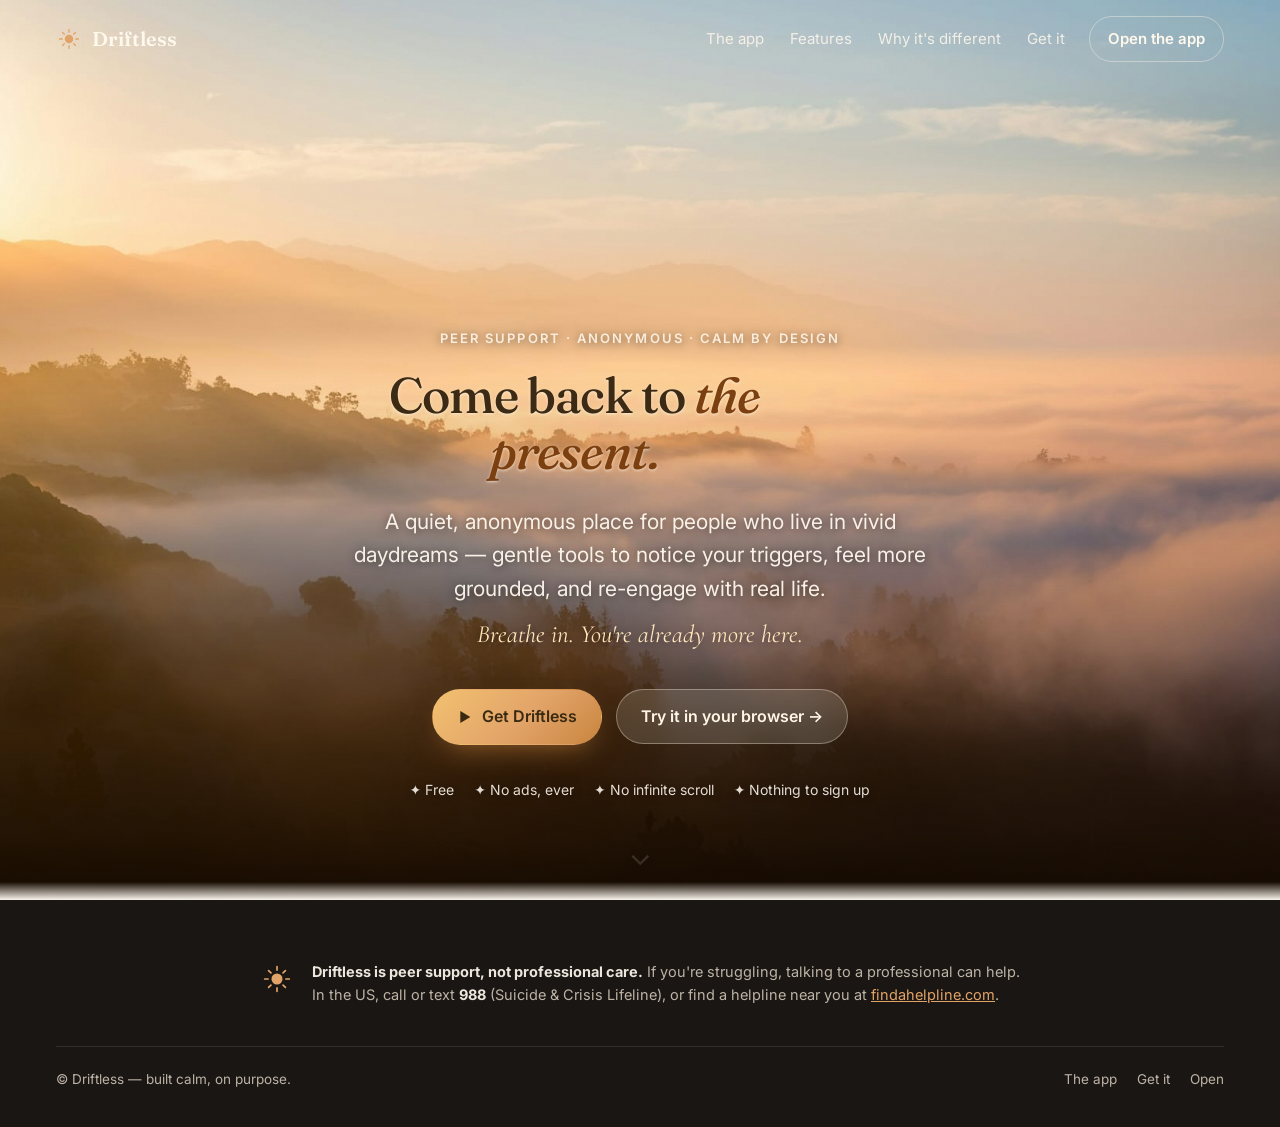
<file: index.html>
<!DOCTYPE html>
<html lang="en">
<head>
<meta charset="UTF-8" />
<meta name="viewport" content="width=device-width, initial-scale=1.0" />
<title>Driftless — come back to the present</title>
<meta name="description" content="A calm, anonymous place to feel more grounded. Gentle peer support and self-management for maladaptive daydreaming." />
<meta name="theme-color" content="#F7F3EC" />
<link rel="icon" href="./assets/icon.png" />
<link rel="apple-touch-icon" href="./assets/icon.png" />
<meta property="og:title" content="Driftless — come back to the present" />
<meta property="og:description" content="A calm, anonymous place to feel more grounded." />
<meta property="og:image" content="./assets/icon.png" />
<link rel="preconnect" href="https://fonts.googleapis.com" />
<link rel="preconnect" href="https://fonts.gstatic.com" crossorigin />
<link href="https://fonts.googleapis.com/css2?family=Fraunces:opsz,wght@9..144,400;9..144,500;9..144,600&family=Cormorant:ital,wght@1,500&family=Inter:wght@400;500;600&display=swap" rel="stylesheet" />
<link rel="stylesheet" href="./styles.css?v=16" />
</head>
<body>

<div class="motes" aria-hidden="true"><span></span><span></span><span></span><span></span><span></span><span></span></div>

<header class="nav" id="nav">
  <a class="brand" href="./index.html">
    <svg class="brand-sun" viewBox="0 0 40 40" aria-hidden="true"><use href="#sun-glyph"/></svg>
    <span>Driftless</span>
  </a>
  <nav class="nav-links">
    <a href="./app.html">The app</a>
    <a href="./features.html">Features</a>
    <a href="./why.html">Why it's different</a>
    <a href="./get.html">Get it</a>
  </nav>
  <a class="btn btn-ghost nav-cta" href="https://vasilios2007.github.io/driftless-web/" target="_blank" rel="noopener">Open the app</a>
</header>

<main id="top">
<section class="hero">
  <div class="hero-copy reveal">
    <div class="eyebrow">peer support · anonymous · calm by design</div>
    <h1>Come back to <span class="accent">the present.</span></h1>
    <p class="lede">A quiet, anonymous place for people who live in vivid daydreams — gentle tools to notice your triggers, feel more grounded, and re-engage with real life. <em class="breath">Breathe in. You're already more here.</em></p>
    <div class="cta-row">
      <a class="btn btn-primary" href="./get.html">
        <svg viewBox="0 0 24 24" class="ico" aria-hidden="true"><path d="M5 3v18l15-9z" fill="currentColor"/></svg>
        Get Driftless
      </a>
      <a class="btn btn-soft" href="https://vasilios2007.github.io/driftless-web/" target="_blank" rel="noopener">Try it in your browser →</a>
    </div>
    <div class="trust">
      <span>✦ Free</span><span>✦ No ads, ever</span><span>✦ No infinite scroll</span><span>✦ Nothing to sign up</span>
    </div>
  </div>
  <a class="scroll-cue" href="./app.html" aria-label="Explore the app">⌄</a>
</section>
</main>

<footer class="foot">
  <div class="foot-disc">
    <svg class="brand-sun" viewBox="0 0 40 40" aria-hidden="true"><use href="#sun-glyph"/></svg>
    <p><strong>Driftless is peer support, not professional care.</strong> If you're struggling, talking to a professional can help. In the US, call or text <strong>988</strong> (Suicide &amp; Crisis Lifeline), or find a helpline near you at <a href="https://findahelpline.com" target="_blank" rel="noopener">findahelpline.com</a>.</p>
  </div>
  <div class="foot-bar">
    <span>© Driftless — built calm, on purpose.</span>
    <span class="foot-links"><a href="./app.html">The app</a><a href="./get.html">Get it</a><a href="https://vasilios2007.github.io/driftless-web/" target="_blank" rel="noopener">Open</a></span>
  </div>
</footer>

<svg width="0" height="0" style="position:absolute" aria-hidden="true">
  <symbol id="sun-glyph" viewBox="0 0 40 40"><circle cx="20" cy="20" r="6.5" fill="#E2A368"/><g stroke="#E2A368" stroke-width="2" stroke-linecap="round"><line x1="20" y1="5.5" x2="20" y2="9.5"/><line x1="20" y1="30.5" x2="20" y2="34.5"/><line x1="5.5" y1="20" x2="9.5" y2="20"/><line x1="30.5" y1="20" x2="34.5" y2="20"/><line x1="10.1" y1="10.1" x2="12.9" y2="12.9"/><line x1="27.1" y1="27.1" x2="29.9" y2="29.9"/><line x1="29.9" y1="10.1" x2="27.1" y2="12.9"/><line x1="12.9" y1="27.1" x2="10.1" y2="29.9"/></g></symbol>
  <symbol id="sun-glyph-lg" viewBox="0 0 200 200"><defs><radialGradient id="c2" cx="50%" cy="46%" r="55%"><stop offset="0%" stop-color="#FFF6DE"/><stop offset="52%" stop-color="#F7C766"/><stop offset="100%" stop-color="#E89F45"/></radialGradient></defs><g id="raysLg"></g><circle cx="100" cy="100" r="46" fill="url(#c2)"/></symbol>
</svg>

<script src="./script.js?v=4"></script>
</body>
</html>
</file>
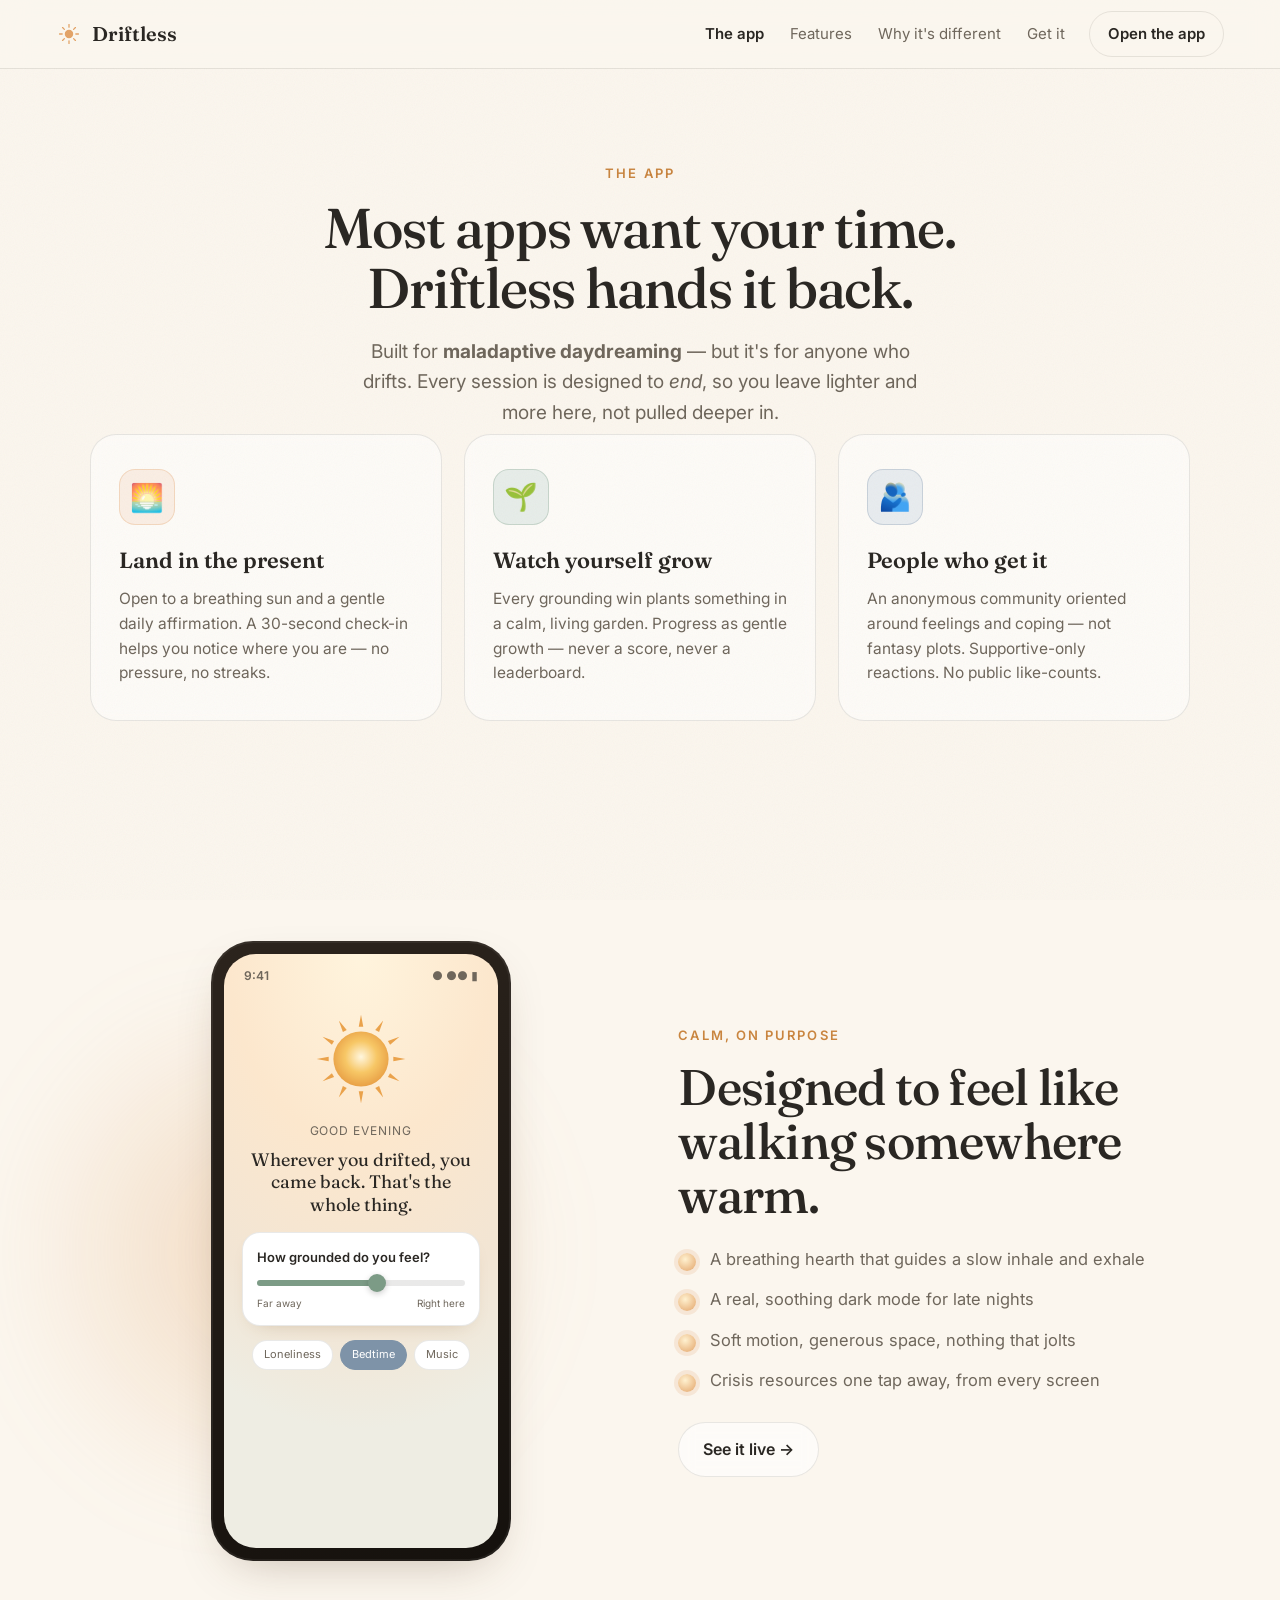
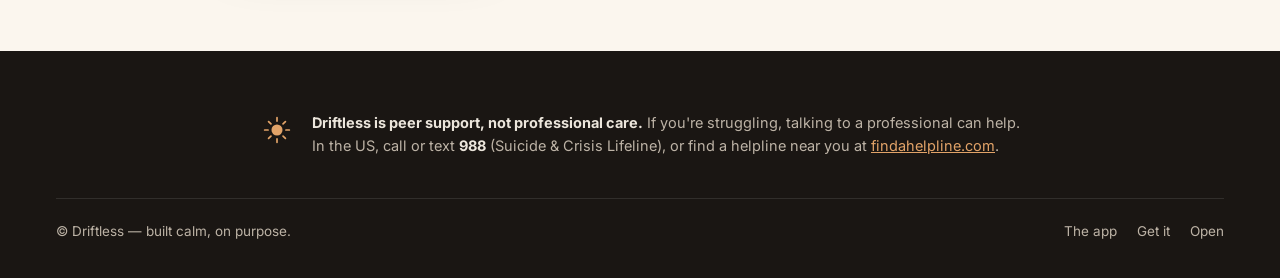
<file: app.html>
<!DOCTYPE html>
<html lang="en">
<head>
<meta charset="UTF-8" />
<meta name="viewport" content="width=device-width, initial-scale=1.0" />
<title>The app — Driftless</title>
<meta name="theme-color" content="#F7F3EC" />
<link rel="icon" href="./assets/icon.png" />
<link rel="apple-touch-icon" href="./assets/icon.png" />
<link rel="preconnect" href="https://fonts.googleapis.com" />
<link rel="preconnect" href="https://fonts.gstatic.com" crossorigin />
<link href="https://fonts.googleapis.com/css2?family=Fraunces:opsz,wght@9..144,400;9..144,500;9..144,600&family=Cormorant:ital,wght@1,500&family=Inter:wght@400;500;600&display=swap" rel="stylesheet" />
<link rel="stylesheet" href="./styles.css?v=5" />
</head>
<body>

<div class="motes" aria-hidden="true"><span></span><span></span><span></span><span></span><span></span><span></span></div>

<header class="nav solid" id="nav">
  <a class="brand" href="./index.html"><svg class="brand-sun" viewBox="0 0 40 40" aria-hidden="true"><use href="#sun-glyph"/></svg><span>Driftless</span></a>
  <nav class="nav-links">
    <a href="./app.html" class="active">The app</a>
    <a href="./features.html">Features</a>
    <a href="./why.html">Why it's different</a>
    <a href="./get.html">Get it</a>
  </nav>
  <a class="btn btn-ghost nav-cta" href="https://vasilios2007.github.io/driftless-web/" target="_blank" rel="noopener">Open the app</a>
</header>

<main class="page">
  <section class="page-head reveal">
    <p class="kicker">The app</p>
    <h1>Most apps want your time. Driftless hands it back.</h1>
    <p class="sub">Built for <strong>maladaptive daydreaming</strong> — but it's for anyone who drifts. Every session is designed to <em>end</em>, so you leave lighter and more here, not pulled deeper in.</p>
  </section>

  <section class="band" style="padding-top:0">
    <div class="pillars">
      <div class="pillar reveal">
        <div class="pillar-ico" style="--c:var(--gold)">🌅</div>
        <h3>Land in the present</h3>
        <p>Open to a breathing sun and a gentle daily affirmation. A 30-second check-in helps you notice where you are — no pressure, no streaks.</p>
      </div>
      <div class="pillar reveal">
        <div class="pillar-ico" style="--c:var(--sage)">🌱</div>
        <h3>Watch yourself grow</h3>
        <p>Every grounding win plants something in a calm, living garden. Progress as gentle growth — never a score, never a leaderboard.</p>
      </div>
      <div class="pillar reveal">
        <div class="pillar-ico" style="--c:var(--dusk)">🫂</div>
        <h3>People who get it</h3>
        <p>An anonymous community oriented around feelings and coping — not fantasy plots. Supportive-only reactions. No public like-counts.</p>
      </div>
    </div>
  </section>

  <section class="showcase">
    <div class="showcase-glow" aria-hidden="true"></div>
    <div class="phone reveal">
      <div class="phone-screen">
        <div class="status"><span>9:41</span><span>● ●● ▮</span></div>
        <div class="app">
          <svg class="app-sun" viewBox="0 0 200 200" aria-hidden="true"><use href="#sun-glyph-lg"/></svg>
          <div class="app-greet">Good evening</div>
          <div class="app-affirm">Wherever you drifted, you came back. That's the whole thing.</div>
          <div class="app-card">
            <div class="app-h">How grounded do you feel?</div>
            <div class="app-slider"><i></i></div>
            <div class="app-scale"><span>Far away</span><span>Right here</span></div>
          </div>
          <div class="app-chips"><span>Loneliness</span><span class="on">Bedtime</span><span>Music</span></div>
        </div>
      </div>
    </div>
    <div class="showcase-copy reveal">
      <p class="kicker">Calm, on purpose</p>
      <h2>Designed to feel like walking somewhere warm.</h2>
      <ul class="ticks">
        <li>A breathing hearth that guides a slow inhale and exhale</li>
        <li>A real, soothing dark mode for late nights</li>
        <li>Soft motion, generous space, nothing that jolts</li>
        <li>Crisis resources one tap away, from every screen</li>
      </ul>
      <a class="btn btn-soft" href="https://vasilios2007.github.io/driftless-web/" target="_blank" rel="noopener">See it live →</a>
    </div>
  </section>
</main>

<footer class="foot">
  <div class="foot-disc">
    <svg class="brand-sun" viewBox="0 0 40 40" aria-hidden="true"><use href="#sun-glyph"/></svg>
    <p><strong>Driftless is peer support, not professional care.</strong> If you're struggling, talking to a professional can help. In the US, call or text <strong>988</strong> (Suicide &amp; Crisis Lifeline), or find a helpline near you at <a href="https://findahelpline.com" target="_blank" rel="noopener">findahelpline.com</a>.</p>
  </div>
  <div class="foot-bar">
    <span>© Driftless — built calm, on purpose.</span>
    <span class="foot-links"><a href="./app.html">The app</a><a href="./get.html">Get it</a><a href="https://vasilios2007.github.io/driftless-web/" target="_blank" rel="noopener">Open</a></span>
  </div>
</footer>

<svg width="0" height="0" style="position:absolute" aria-hidden="true">
  <symbol id="sun-glyph" viewBox="0 0 40 40"><circle cx="20" cy="20" r="6.5" fill="#E2A368"/><g stroke="#E2A368" stroke-width="2" stroke-linecap="round"><line x1="20" y1="5.5" x2="20" y2="9.5"/><line x1="20" y1="30.5" x2="20" y2="34.5"/><line x1="5.5" y1="20" x2="9.5" y2="20"/><line x1="30.5" y1="20" x2="34.5" y2="20"/><line x1="10.1" y1="10.1" x2="12.9" y2="12.9"/><line x1="27.1" y1="27.1" x2="29.9" y2="29.9"/><line x1="29.9" y1="10.1" x2="27.1" y2="12.9"/><line x1="12.9" y1="27.1" x2="10.1" y2="29.9"/></g></symbol>
  <symbol id="sun-glyph-lg" viewBox="0 0 200 200"><defs><radialGradient id="c2" cx="50%" cy="46%" r="55%"><stop offset="0%" stop-color="#FFF6DE"/><stop offset="52%" stop-color="#F7C766"/><stop offset="100%" stop-color="#E89F45"/></radialGradient></defs><g id="raysLg"></g><circle cx="100" cy="100" r="46" fill="url(#c2)"/></symbol>
</svg>

<script src="./script.js?v=4"></script>
</body>
</html>
</file>
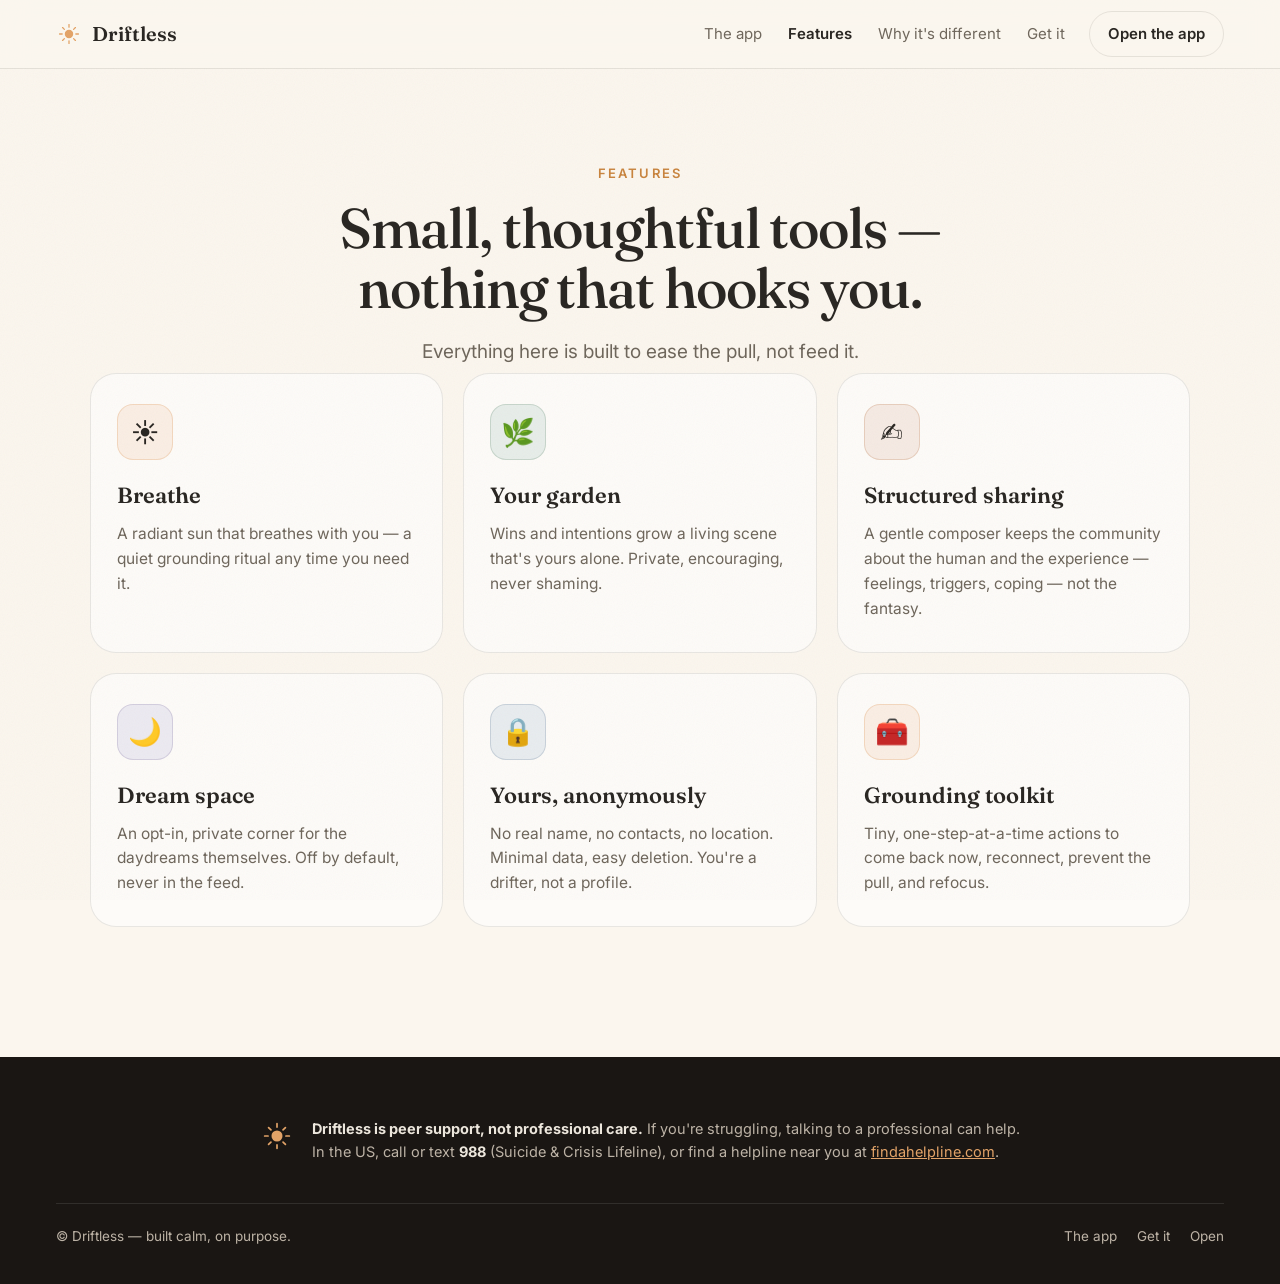
<file: features.html>
<!DOCTYPE html>
<html lang="en">
<head>
<meta charset="UTF-8" />
<meta name="viewport" content="width=device-width, initial-scale=1.0" />
<title>Features — Driftless</title>
<meta name="theme-color" content="#F7F3EC" />
<link rel="icon" href="./assets/icon.png" />
<link rel="apple-touch-icon" href="./assets/icon.png" />
<link rel="preconnect" href="https://fonts.googleapis.com" />
<link rel="preconnect" href="https://fonts.gstatic.com" crossorigin />
<link href="https://fonts.googleapis.com/css2?family=Fraunces:opsz,wght@9..144,400;9..144,500;9..144,600&family=Cormorant:ital,wght@1,500&family=Inter:wght@400;500;600&display=swap" rel="stylesheet" />
<link rel="stylesheet" href="./styles.css?v=5" />
</head>
<body>

<div class="motes" aria-hidden="true"><span></span><span></span><span></span><span></span><span></span><span></span></div>

<header class="nav solid" id="nav">
  <a class="brand" href="./index.html"><svg class="brand-sun" viewBox="0 0 40 40" aria-hidden="true"><use href="#sun-glyph"/></svg><span>Driftless</span></a>
  <nav class="nav-links">
    <a href="./app.html">The app</a>
    <a href="./features.html" class="active">Features</a>
    <a href="./why.html">Why it's different</a>
    <a href="./get.html">Get it</a>
  </nav>
  <a class="btn btn-ghost nav-cta" href="https://vasilios2007.github.io/driftless-web/" target="_blank" rel="noopener">Open the app</a>
</header>

<main class="page">
  <section class="page-head reveal">
    <p class="kicker">Features</p>
    <h1>Small, thoughtful tools — nothing that hooks you.</h1>
    <p class="sub">Everything here is built to ease the pull, not feed it.</p>
  </section>

  <section class="band" style="padding-top:0">
    <div class="grid">
      <article class="feature reveal"><div class="f-ico" style="--c:var(--gold)">☀️</div><h3>Breathe</h3><p>A radiant sun that breathes with you — a quiet grounding ritual any time you need it.</p></article>
      <article class="feature reveal"><div class="f-ico" style="--c:var(--sage)">🌿</div><h3>Your garden</h3><p>Wins and intentions grow a living scene that's yours alone. Private, encouraging, never shaming.</p></article>
      <article class="feature reveal"><div class="f-ico" style="--c:var(--clay)">✍️</div><h3>Structured sharing</h3><p>A gentle composer keeps the community about the human and the experience — feelings, triggers, coping — not the fantasy.</p></article>
      <article class="feature reveal"><div class="f-ico" style="--c:var(--lilac)">🌙</div><h3>Dream space</h3><p>An opt-in, private corner for the daydreams themselves. Off by default, never in the feed.</p></article>
      <article class="feature reveal"><div class="f-ico" style="--c:var(--dusk)">🔒</div><h3>Yours, anonymously</h3><p>No real name, no contacts, no location. Minimal data, easy deletion. You're a drifter, not a profile.</p></article>
      <article class="feature reveal"><div class="f-ico" style="--c:var(--gold)">🧰</div><h3>Grounding toolkit</h3><p>Tiny, one-step-at-a-time actions to come back now, reconnect, prevent the pull, and refocus.</p></article>
    </div>
  </section>
</main>

<footer class="foot">
  <div class="foot-disc">
    <svg class="brand-sun" viewBox="0 0 40 40" aria-hidden="true"><use href="#sun-glyph"/></svg>
    <p><strong>Driftless is peer support, not professional care.</strong> If you're struggling, talking to a professional can help. In the US, call or text <strong>988</strong> (Suicide &amp; Crisis Lifeline), or find a helpline near you at <a href="https://findahelpline.com" target="_blank" rel="noopener">findahelpline.com</a>.</p>
  </div>
  <div class="foot-bar">
    <span>© Driftless — built calm, on purpose.</span>
    <span class="foot-links"><a href="./app.html">The app</a><a href="./get.html">Get it</a><a href="https://vasilios2007.github.io/driftless-web/" target="_blank" rel="noopener">Open</a></span>
  </div>
</footer>

<svg width="0" height="0" style="position:absolute" aria-hidden="true">
  <symbol id="sun-glyph" viewBox="0 0 40 40"><circle cx="20" cy="20" r="6.5" fill="#E2A368"/><g stroke="#E2A368" stroke-width="2" stroke-linecap="round"><line x1="20" y1="5.5" x2="20" y2="9.5"/><line x1="20" y1="30.5" x2="20" y2="34.5"/><line x1="5.5" y1="20" x2="9.5" y2="20"/><line x1="30.5" y1="20" x2="34.5" y2="20"/><line x1="10.1" y1="10.1" x2="12.9" y2="12.9"/><line x1="27.1" y1="27.1" x2="29.9" y2="29.9"/><line x1="29.9" y1="10.1" x2="27.1" y2="12.9"/><line x1="12.9" y1="27.1" x2="10.1" y2="29.9"/></g></symbol>
</svg>

<script src="./script.js?v=4"></script>
</body>
</html>
</file>
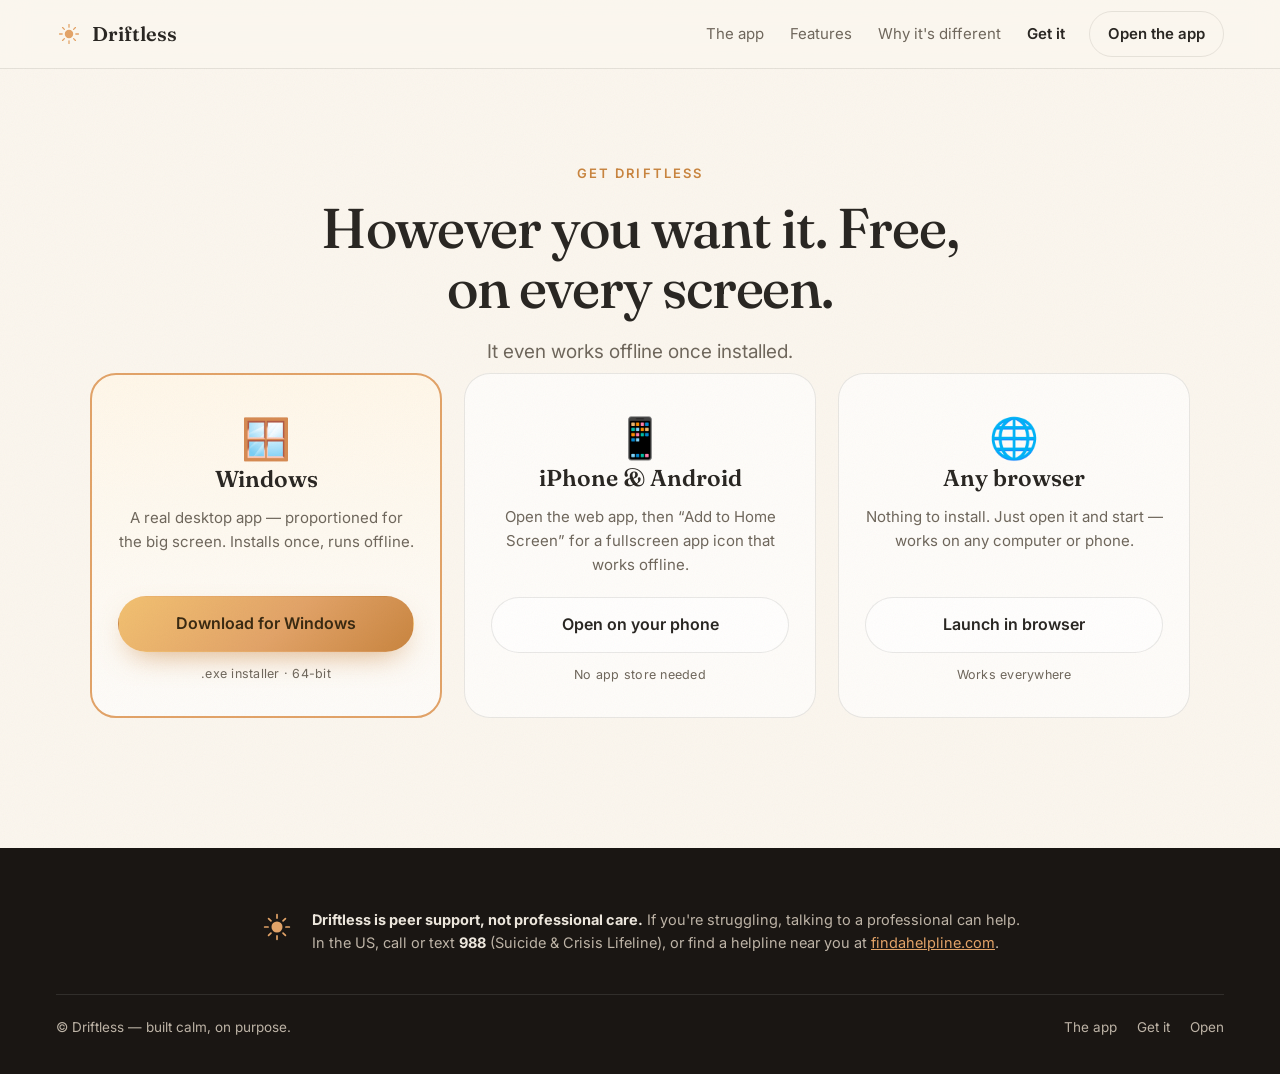
<file: get.html>
<!DOCTYPE html>
<html lang="en">
<head>
<meta charset="UTF-8" />
<meta name="viewport" content="width=device-width, initial-scale=1.0" />
<title>Get it — Driftless</title>
<meta name="theme-color" content="#F7F3EC" />
<link rel="icon" href="./assets/icon.png" />
<link rel="apple-touch-icon" href="./assets/icon.png" />
<link rel="preconnect" href="https://fonts.googleapis.com" />
<link rel="preconnect" href="https://fonts.gstatic.com" crossorigin />
<link href="https://fonts.googleapis.com/css2?family=Fraunces:opsz,wght@9..144,400;9..144,500;9..144,600&family=Cormorant:ital,wght@1,500&family=Inter:wght@400;500;600&display=swap" rel="stylesheet" />
<link rel="stylesheet" href="./styles.css?v=5" />
</head>
<body>

<div class="motes" aria-hidden="true"><span></span><span></span><span></span><span></span><span></span><span></span></div>

<header class="nav solid" id="nav">
  <a class="brand" href="./index.html"><svg class="brand-sun" viewBox="0 0 40 40" aria-hidden="true"><use href="#sun-glyph"/></svg><span>Driftless</span></a>
  <nav class="nav-links">
    <a href="./app.html">The app</a>
    <a href="./features.html">Features</a>
    <a href="./why.html">Why it's different</a>
    <a href="./get.html" class="active">Get it</a>
  </nav>
  <a class="btn btn-ghost nav-cta" href="https://vasilios2007.github.io/driftless-web/" target="_blank" rel="noopener">Open the app</a>
</header>

<main class="page">
  <section class="page-head reveal">
    <p class="kicker">Get Driftless</p>
    <h1>However you want it. Free, on every screen.</h1>
    <p class="sub">It even works offline once installed.</p>
  </section>

  <section class="band" style="padding-top:0">
    <div class="platforms">
      <article class="plat featured reveal">
        <div class="plat-os">🪟</div>
        <h3>Windows</h3>
        <p>A real desktop app — proportioned for the big screen. Installs once, runs offline.</p>
        <a class="btn btn-primary full" id="winDownload" href="https://github.com/Vasilios2007/driftless-web/releases/latest" target="_blank" rel="noopener">Download for Windows</a>
        <span class="plat-note" id="winNote">.exe installer · 64-bit</span>
      </article>
      <article class="plat reveal">
        <div class="plat-os">📱</div>
        <h3>iPhone &amp; Android</h3>
        <p>Open the web app, then “Add to Home Screen” for a fullscreen app icon that works offline.</p>
        <a class="btn btn-soft full" href="https://vasilios2007.github.io/driftless-web/" target="_blank" rel="noopener">Open on your phone</a>
        <span class="plat-note">No app store needed</span>
      </article>
      <article class="plat reveal">
        <div class="plat-os">🌐</div>
        <h3>Any browser</h3>
        <p>Nothing to install. Just open it and start — works on any computer or phone.</p>
        <a class="btn btn-soft full" href="https://vasilios2007.github.io/driftless-web/" target="_blank" rel="noopener">Launch in browser</a>
        <span class="plat-note">Works everywhere</span>
      </article>
    </div>
  </section>
</main>

<footer class="foot">
  <div class="foot-disc">
    <svg class="brand-sun" viewBox="0 0 40 40" aria-hidden="true"><use href="#sun-glyph"/></svg>
    <p><strong>Driftless is peer support, not professional care.</strong> If you're struggling, talking to a professional can help. In the US, call or text <strong>988</strong> (Suicide &amp; Crisis Lifeline), or find a helpline near you at <a href="https://findahelpline.com" target="_blank" rel="noopener">findahelpline.com</a>.</p>
  </div>
  <div class="foot-bar">
    <span>© Driftless — built calm, on purpose.</span>
    <span class="foot-links"><a href="./app.html">The app</a><a href="./get.html">Get it</a><a href="https://vasilios2007.github.io/driftless-web/" target="_blank" rel="noopener">Open</a></span>
  </div>
</footer>

<svg width="0" height="0" style="position:absolute" aria-hidden="true">
  <symbol id="sun-glyph" viewBox="0 0 40 40"><circle cx="20" cy="20" r="6.5" fill="#E2A368"/><g stroke="#E2A368" stroke-width="2" stroke-linecap="round"><line x1="20" y1="5.5" x2="20" y2="9.5"/><line x1="20" y1="30.5" x2="20" y2="34.5"/><line x1="5.5" y1="20" x2="9.5" y2="20"/><line x1="30.5" y1="20" x2="34.5" y2="20"/><line x1="10.1" y1="10.1" x2="12.9" y2="12.9"/><line x1="27.1" y1="27.1" x2="29.9" y2="29.9"/><line x1="29.9" y1="10.1" x2="27.1" y2="12.9"/><line x1="12.9" y1="27.1" x2="10.1" y2="29.9"/></g></symbol>
</svg>

<script src="./script.js?v=4"></script>
</body>
</html>
</file>
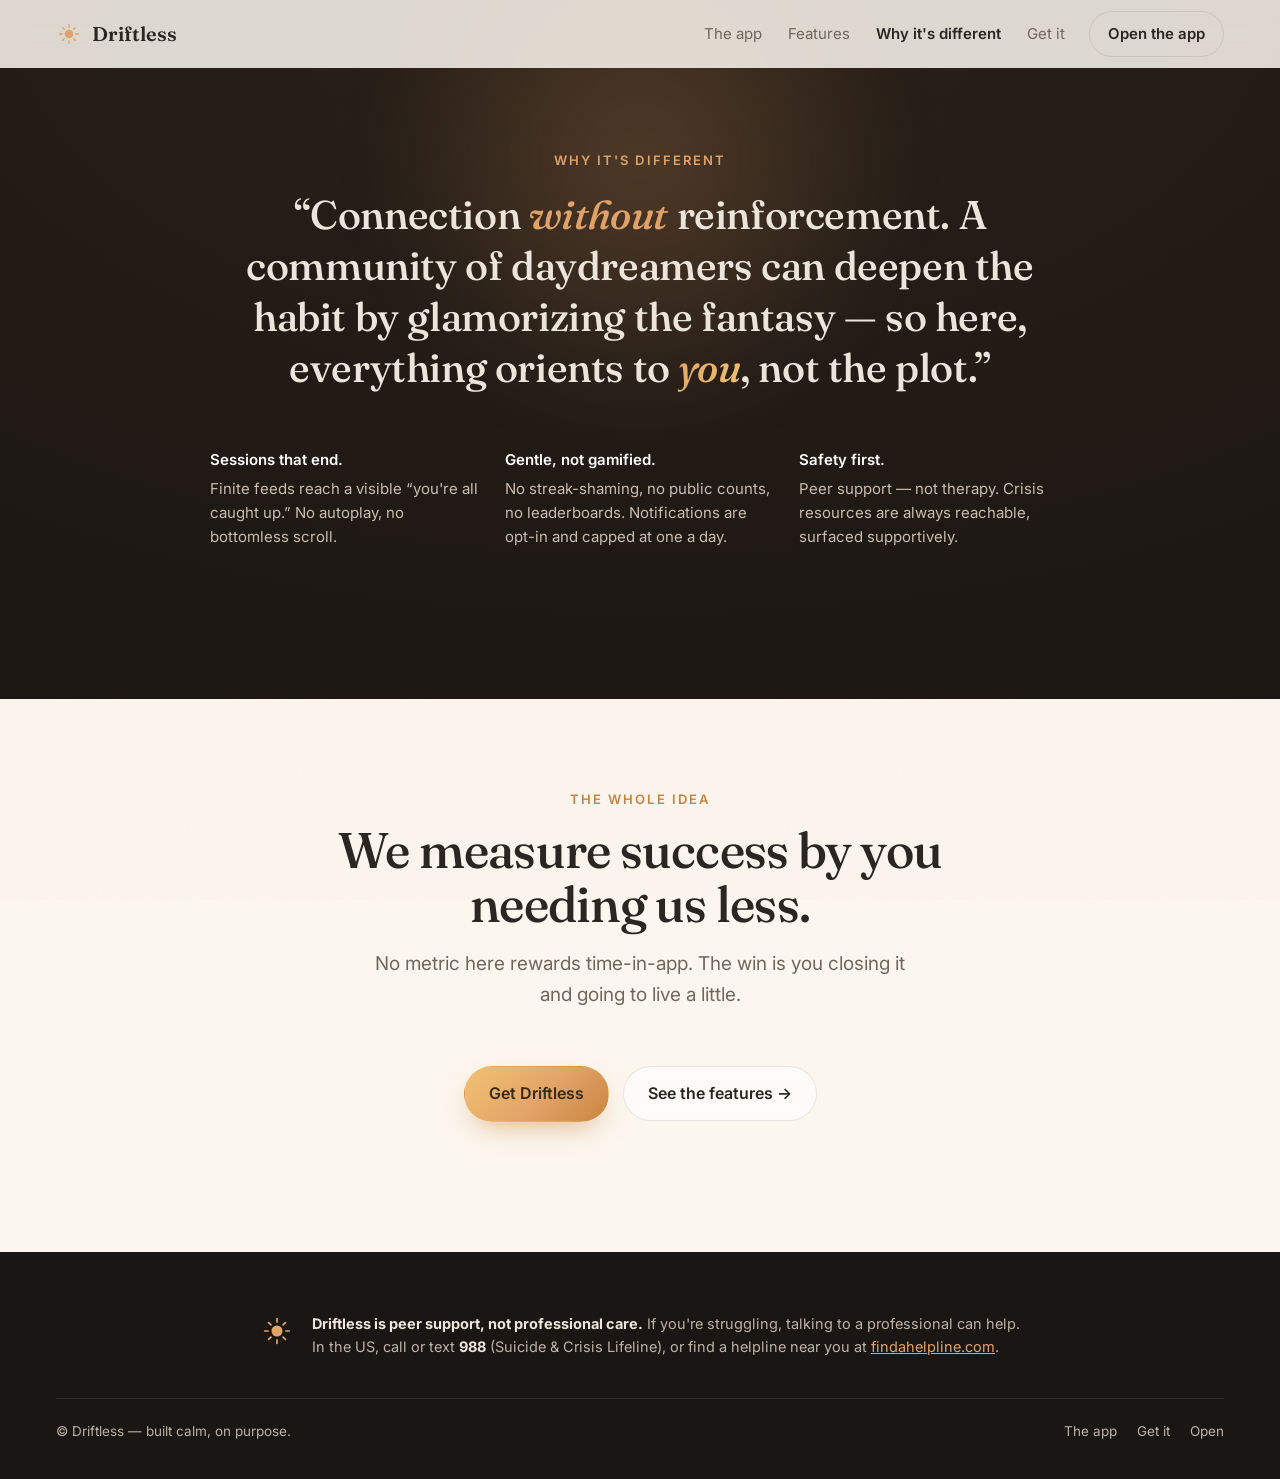
<file: why.html>
<!DOCTYPE html>
<html lang="en">
<head>
<meta charset="UTF-8" />
<meta name="viewport" content="width=device-width, initial-scale=1.0" />
<title>Why it's different — Driftless</title>
<meta name="theme-color" content="#F7F3EC" />
<link rel="icon" href="./assets/icon.png" />
<link rel="apple-touch-icon" href="./assets/icon.png" />
<link rel="preconnect" href="https://fonts.googleapis.com" />
<link rel="preconnect" href="https://fonts.gstatic.com" crossorigin />
<link href="https://fonts.googleapis.com/css2?family=Fraunces:opsz,wght@9..144,400;9..144,500;9..144,600&family=Cormorant:ital,wght@1,500&family=Inter:wght@400;500;600&display=swap" rel="stylesheet" />
<link rel="stylesheet" href="./styles.css?v=5" />
</head>
<body>

<div class="motes" aria-hidden="true"><span></span><span></span><span></span><span></span><span></span><span></span></div>

<header class="nav solid" id="nav">
  <a class="brand" href="./index.html"><svg class="brand-sun" viewBox="0 0 40 40" aria-hidden="true"><use href="#sun-glyph"/></svg><span>Driftless</span></a>
  <nav class="nav-links">
    <a href="./app.html">The app</a>
    <a href="./features.html">Features</a>
    <a href="./why.html" class="active">Why it's different</a>
    <a href="./get.html">Get it</a>
  </nav>
  <a class="btn btn-ghost nav-cta" href="https://vasilios2007.github.io/driftless-web/" target="_blank" rel="noopener">Open the app</a>
</header>

<main class="page nopad">
  <section class="creed">
    <div class="creed-inner reveal">
      <p class="kicker light">Why it's different</p>
      <blockquote>“Connection <em>without</em> reinforcement. A community of daydreamers can deepen the habit by glamorizing the fantasy — so here, everything orients to <span class="hl">you</span>, not the plot.”</blockquote>
      <div class="creed-points">
        <div><strong>Sessions that end.</strong> Finite feeds reach a visible “you're all caught up.” No autoplay, no bottomless scroll.</div>
        <div><strong>Gentle, not gamified.</strong> No streak-shaming, no public counts, no leaderboards. Notifications are opt-in and capped at one a day.</div>
        <div><strong>Safety first.</strong> Peer support — not therapy. Crisis resources are always reachable, surfaced supportively.</div>
      </div>
    </div>
  </section>

  <section class="band" style="padding-top:clamp(56px,8vw,90px)">
    <div class="section-head reveal">
      <p class="kicker">The whole idea</p>
      <h2>We measure success by you needing us less.</h2>
      <p class="sub">No metric here rewards time-in-app. The win is you closing it and going to live a little.</p>
    </div>
    <div class="cta-row" style="justify-content:center">
      <a class="btn btn-primary" href="./get.html">Get Driftless</a>
      <a class="btn btn-soft" href="./features.html">See the features →</a>
    </div>
  </section>
</main>

<footer class="foot">
  <div class="foot-disc">
    <svg class="brand-sun" viewBox="0 0 40 40" aria-hidden="true"><use href="#sun-glyph"/></svg>
    <p><strong>Driftless is peer support, not professional care.</strong> If you're struggling, talking to a professional can help. In the US, call or text <strong>988</strong> (Suicide &amp; Crisis Lifeline), or find a helpline near you at <a href="https://findahelpline.com" target="_blank" rel="noopener">findahelpline.com</a>.</p>
  </div>
  <div class="foot-bar">
    <span>© Driftless — built calm, on purpose.</span>
    <span class="foot-links"><a href="./app.html">The app</a><a href="./get.html">Get it</a><a href="https://vasilios2007.github.io/driftless-web/" target="_blank" rel="noopener">Open</a></span>
  </div>
</footer>

<svg width="0" height="0" style="position:absolute" aria-hidden="true">
  <symbol id="sun-glyph" viewBox="0 0 40 40"><circle cx="20" cy="20" r="6.5" fill="#E2A368"/><g stroke="#E2A368" stroke-width="2" stroke-linecap="round"><line x1="20" y1="5.5" x2="20" y2="9.5"/><line x1="20" y1="30.5" x2="20" y2="34.5"/><line x1="5.5" y1="20" x2="9.5" y2="20"/><line x1="30.5" y1="20" x2="34.5" y2="20"/><line x1="10.1" y1="10.1" x2="12.9" y2="12.9"/><line x1="27.1" y1="27.1" x2="29.9" y2="29.9"/><line x1="29.9" y1="10.1" x2="27.1" y2="12.9"/><line x1="12.9" y1="27.1" x2="10.1" y2="29.9"/></g></symbol>
</svg>

<script src="./script.js?v=4"></script>
</body>
</html>
</file>
<file: styles.css>
/* ============ Driftless landing — warm, premium, calm-but-striking ============ */
:root{
  --paper:#FBF6EE; --cream:#F6EDDD; --ink:#2A2723; --ink-soft:#6F675C;
  --gold:#E2A368; --gold-deep:#C9853F; --sage:#7C9B86; --clay:#C68A63;
  --lilac:#978BB0; --dusk:#7E93A8; --candle:#1A1613; --candle-2:#241E19;
  --line:rgba(42,39,35,.10);
  --shadow:0 18px 50px -22px rgba(80,55,25,.35);
  --r:18px; --rl:26px;
  --display:"Fraunces",Georgia,serif; --body:"Inter",system-ui,sans-serif;
}
*{box-sizing:border-box;margin:0;padding:0}
html{scroll-behavior:smooth}
body{
  font-family:var(--body); color:var(--ink); background:var(--paper);
  -webkit-font-smoothing:antialiased; overflow-x:hidden; line-height:1.6;
}
a{color:inherit;text-decoration:none}
img,svg{display:block}
section{position:relative}

/* ---------- buttons ---------- */
.btn{display:inline-flex;align-items:center;gap:9px;font-family:var(--body);font-weight:600;
  font-size:16px;padding:14px 24px;border-radius:999px;cursor:pointer;border:1px solid transparent;
  transition:transform .25s cubic-bezier(.2,.8,.2,1),box-shadow .25s,background .25s,color .2s;white-space:nowrap}
.btn:hover{transform:translateY(-2px)}
.btn:active{transform:translateY(0)}
.btn-primary{background:linear-gradient(135deg,#F2C171,var(--gold) 55%,var(--gold-deep));color:#3a2a12;
  box-shadow:0 12px 30px -12px rgba(201,133,63,.7)}
.btn-primary:hover{box-shadow:0 18px 38px -12px rgba(201,133,63,.85)}
.btn-soft{background:rgba(255,255,255,.6);border-color:var(--line);color:var(--ink);backdrop-filter:blur(8px)}
.btn-soft:hover{background:#fff}
.btn-ghost{background:transparent;border-color:var(--line);color:var(--ink);font-size:15px;padding:10px 18px}
.btn-ghost:hover{background:rgba(255,255,255,.55)}
.btn .ico{width:16px;height:16px}
.full{width:100%;justify-content:center}

/* ---------- nav ---------- */
.nav{position:fixed;top:0;left:0;right:0;z-index:50;display:flex;align-items:center;gap:18px;
  padding:16px clamp(18px,5vw,56px);transition:background .3s,box-shadow .3s,padding .3s}
.nav.scrolled{background:rgba(251,246,238,.82);backdrop-filter:blur(14px);box-shadow:0 1px 0 var(--line);padding-top:11px;padding-bottom:11px}
.brand{display:flex;align-items:center;gap:10px;font-family:var(--display);font-weight:600;font-size:20px}
.brand-sun{width:26px;height:26px}
.nav-links{display:flex;gap:26px;margin-left:auto;font-size:15px;color:var(--ink-soft)}
.nav-links a{transition:color .2s}.nav-links a:hover{color:var(--ink)}
.nav-cta{margin-left:6px}
@media(max-width:820px){.nav-links{display:none}.nav-cta{margin-left:auto}}

/* ---------- motes ---------- */
.motes{position:fixed;inset:0;pointer-events:none;z-index:1}
.motes span{position:absolute;bottom:-10px;width:6px;height:6px;border-radius:50%;
  background:var(--gold);opacity:0;animation:rise linear infinite}
.motes span:nth-child(1){left:12%;animation-duration:17s;animation-delay:0s;background:var(--gold)}
.motes span:nth-child(2){left:28%;animation-duration:21s;animation-delay:3s;background:var(--lilac);width:4px;height:4px}
.motes span:nth-child(3){left:50%;animation-duration:15s;animation-delay:6s;background:var(--sage);width:5px;height:5px}
.motes span:nth-child(4){left:68%;animation-duration:23s;animation-delay:2s;background:var(--gold)}
.motes span:nth-child(5){left:82%;animation-duration:19s;animation-delay:8s;background:var(--clay);width:4px;height:4px}
.motes span:nth-child(6){left:93%;animation-duration:25s;animation-delay:5s;background:var(--lilac);width:5px;height:5px}
@keyframes rise{0%{transform:translateY(0) translateX(0);opacity:0}10%{opacity:.55}90%{opacity:.5}100%{transform:translateY(-105vh) translateX(28px);opacity:0}}

/* ---------- hero ---------- */
.hero{position:relative;min-height:100svh;display:flex;flex-direction:column;align-items:center;justify-content:flex-end;
  text-align:center;padding:clamp(120px,16vh,180px) clamp(20px,6vw,40px) clamp(72px,11vh,120px);
  background:#1e1206;overflow:hidden}
.hero::before{content:"";position:absolute;inset:-1.5%;z-index:0;
  background:url(./assets/hero.jpg) center 46%/cover no-repeat;transform-origin:center 48%;
  animation:kenburns 32s ease-in-out infinite alternate}
.hero::after{content:"";position:absolute;inset:0;z-index:2;pointer-events:none;
  background:linear-gradient(180deg,rgba(36,18,4,0) 42%,rgba(36,18,4,.26) 72%,rgba(25,13,2,.74) 93%,rgba(22,11,2,.9) 98%,var(--paper) 100%)}
@keyframes kenburns{from{transform:scale(1.0)}to{transform:scale(1.055)}}
/* glow that makes her pop, gently breathing */
.hero-bloom{position:absolute;inset:0;z-index:1;pointer-events:none;mix-blend-mode:screen;
  background:radial-gradient(26% 32% at 28% 34%,rgba(255,207,138,.5),rgba(255,179,71,.14) 50%,rgba(255,179,71,0) 100%);
  animation:bloom 9s ease-in-out infinite}
@keyframes bloom{0%,100%{opacity:.4}50%{opacity:.8}}
/* drifting twinkles */
.hero-sparks{position:absolute;inset:0;z-index:3;pointer-events:none}
.hero-sparks span{position:absolute;width:3px;height:3px;border-radius:50%;background:#FFE6A8;
  box-shadow:0 0 7px 2px rgba(255,210,120,.85);opacity:0;animation:twinkle 5s ease-in-out infinite}
.hero-sparks span:nth-child(2){animation-delay:.6s;width:2px;height:2px}
.hero-sparks span:nth-child(3){animation-delay:1.9s}
.hero-sparks span:nth-child(4){animation-delay:1.1s;width:4px;height:4px}
.hero-sparks span:nth-child(5){animation-delay:2.7s;width:2px;height:2px}
.hero-sparks span:nth-child(6){animation-delay:.3s}
.hero-sparks span:nth-child(7){animation-delay:3.3s;width:2px;height:2px}
.hero-sparks span:nth-child(8){animation-delay:1.5s}
.hero-sparks span:nth-child(9){animation-delay:2.2s;width:4px;height:4px}
.hero-sparks span:nth-child(10){animation-delay:3.9s;width:2px;height:2px}
@keyframes twinkle{0%,100%{opacity:0;transform:scale(.6)}50%{opacity:1;transform:scale(1.15)}}
@media (prefers-reduced-motion:reduce){
  .hero::before{animation:none}.hero-bloom{animation:none;opacity:.7}.hero-sparks span{animation:none;opacity:.6}}
/* hero over the landscape photo: clean white type with a soft shadow */
.hero .eyebrow{color:rgba(255,244,230,.9);text-shadow:0 1px 10px rgba(0,0,0,.55)}
.hero h1{color:#FFFFFF;text-shadow:0 2px 16px rgba(0,0,0,.55),0 1px 3px rgba(0,0,0,.45)}
.hero h1 .accent{color:#FFE0A8}
.hero .lede{color:rgba(255,248,238,.95);text-shadow:0 1px 10px rgba(0,0,0,.55)}
.hero .lede .breath{color:#FFE6BC}
.hero .trust{color:rgba(255,248,238,.88);text-shadow:0 1px 8px rgba(0,0,0,.55)}
.hero .scroll-cue{color:rgba(255,244,230,.85);text-shadow:0 1px 8px rgba(0,0,0,.55)}
.hero .btn-soft{background:rgba(255,250,238,.14);border-color:rgba(255,247,232,.34);color:#FFF6E6}
.hero .btn-soft:hover{background:rgba(255,250,238,.24)}
/* transparent home nav sits on the dark hero -> light type until scrolled */
.nav:not(.solid) .brand{color:#FFF8EC}
.nav:not(.solid) .nav-links{color:rgba(255,248,236,.85)}
.nav:not(.solid) .nav-links a:hover{color:#fff}
.nav:not(.solid) .nav-cta{color:#FFF8EC;border-color:rgba(255,248,236,.4)}
.nav:not(.solid) .nav-cta:hover{background:rgba(255,255,255,.16)}
.nav:not(.solid).scrolled .brand{color:var(--ink)}
.nav:not(.solid).scrolled .nav-links{color:var(--ink-soft)}
.nav:not(.solid).scrolled .nav-cta{color:var(--ink);border-color:var(--line)}
.hero-stage{position:relative;display:flex;align-items:center;justify-content:center;
  width:min(430px,88vw);margin:18px auto 6px}
.hero-glow{position:absolute;inset:-22% -30%;z-index:0;
  background:radial-gradient(closest-side,#FFF7E0 0%,rgba(252,231,166,.9) 36%,rgba(244,201,94,.18) 64%,rgba(244,201,94,0) 78%)}
.hero-girl{position:relative;z-index:1;width:100%;height:auto;display:block;
  filter:drop-shadow(0 26px 54px rgba(200,128,31,.32));
  animation:floaty 10s ease-in-out infinite}
@keyframes floaty{0%,100%{transform:translateY(0)}50%{transform:translateY(-8px)}}
@media (prefers-reduced-motion:reduce){.hero-girl{animation:none}}
.hero-stage .hero-title{position:absolute;z-index:2;left:50%;top:54%;transform:translate(-50%,-50%);
  width:86%;max-width:none;text-align:center}
.hero-stage .hero-title::before{content:"";position:absolute;z-index:-1;inset:-40% -24%;
  background:radial-gradient(closest-side,rgba(255,250,238,.94),rgba(255,250,238,.6) 46%,rgba(255,250,238,0) 80%)}
.hero-title{text-shadow:0 2px 16px rgba(255,248,232,.96),0 1px 4px rgba(255,248,232,1)}
@keyframes spin{to{transform:rotate(360deg)}}
@keyframes breathe{0%,100%{transform:scale(.92);opacity:.9}45%{transform:scale(1.04);opacity:1}}
.hero-copy{position:relative;z-index:4;max-width:760px;margin-top:0}
.eyebrow{font-size:13px;letter-spacing:.16em;text-transform:uppercase;color:var(--gold-deep);font-weight:600;margin-bottom:18px}
.hero h1{position:relative;z-index:2;font-family:var(--display);font-weight:500;
  font-size:clamp(26px,4.3vw,50px);line-height:1.12;letter-spacing:-.02em;max-width:78%;color:#3c2a14;
  text-shadow:0 1px 3px rgba(255,250,236,.7)}
.hero h1 .accent{color:#7c3f10;font-style:italic}
.lede{font-size:clamp(17px,2.3vw,21px);color:var(--ink-soft);max-width:600px;margin:26px auto 0}
.lede .breath{font-family:"Cormorant",serif;font-style:italic;font-size:1.18em;color:var(--gold-deep);display:block;margin-top:10px}
.cta-row{display:flex;gap:14px;justify-content:center;flex-wrap:wrap;margin-top:34px}
.trust{display:flex;gap:20px;justify-content:center;flex-wrap:wrap;margin-top:34px;color:var(--ink-soft);font-size:14px}
.trust span{white-space:nowrap}
.scroll-cue{position:absolute;bottom:22px;left:50%;transform:translateX(-50%);font-size:30px;color:var(--gold-deep);
  z-index:2;animation:bob 2s ease-in-out infinite;text-decoration:none}
@keyframes bob{0%,100%{transform:translate(-50%,0)}50%{transform:translate(-50%,8px)}}

/* ---------- generic section heads ---------- */
.band{padding:clamp(70px,11vw,130px) clamp(20px,6vw,40px);max-width:1180px;margin:0 auto}
.band.alt{background:linear-gradient(180deg,transparent,#F4ECDD 14%,#F4ECDD 86%,transparent);max-width:none}
.band.alt > *{max-width:1180px;margin-left:auto;margin-right:auto}
.section-head{max-width:740px;margin:0 auto 56px;text-align:center}
.kicker{font-size:13px;letter-spacing:.16em;text-transform:uppercase;color:var(--gold-deep);font-weight:600;margin-bottom:14px}
.kicker.light{color:var(--gold)}
h2{font-family:var(--display);font-weight:500;font-size:clamp(30px,4.6vw,50px);line-height:1.08;letter-spacing:-.015em}
.sub{font-size:clamp(16px,2vw,19px);color:var(--ink-soft);margin-top:18px}
.section-head .sub{margin-left:auto;margin-right:auto;max-width:560px}

/* ---------- pillars ---------- */
.pillars{display:grid;grid-template-columns:repeat(3,1fr);gap:22px}
.pillar{background:rgba(255,255,255,.55);border:1px solid var(--line);border-radius:var(--rl);padding:34px 28px;
  backdrop-filter:blur(6px);transition:transform .3s,box-shadow .3s}
.pillar:hover{transform:translateY(-6px);box-shadow:var(--shadow)}
.pillar-ico,.f-ico{width:56px;height:56px;border-radius:16px;display:grid;place-items:center;font-size:27px;
  background:color-mix(in srgb,var(--c) 18%,white);margin-bottom:18px;border:1px solid color-mix(in srgb,var(--c) 30%,transparent)}
.pillar h3,.feature h3{font-family:var(--display);font-weight:600;font-size:22px;margin-bottom:9px}
.pillar p,.feature p{color:var(--ink-soft);font-size:15.5px}
@media(max-width:860px){.pillars{grid-template-columns:1fr}}

/* ---------- showcase ---------- */
.showcase{display:grid;grid-template-columns:1fr 1fr;gap:clamp(30px,6vw,80px);align-items:center;
  max-width:1120px;margin:0 auto;padding:clamp(40px,8vw,90px) clamp(20px,6vw,40px);position:relative}
.showcase-glow{position:absolute;left:-10%;top:20%;width:55%;height:60%;
  background:radial-gradient(circle,rgba(226,163,104,.35),transparent 70%);filter:blur(40px);z-index:0}
.showcase-copy{position:relative;z-index:1}
.ticks{list-style:none;margin:24px 0 28px;display:flex;flex-direction:column;gap:14px}
.ticks li{position:relative;padding-left:32px;color:var(--ink-soft);font-size:16.5px}
.ticks li::before{content:"";position:absolute;left:0;top:7px;width:18px;height:18px;border-radius:50%;
  background:radial-gradient(circle at 40% 35%,#FFF1D0,var(--gold));box-shadow:0 0 0 4px rgba(226,163,104,.18)}
.phone{justify-self:center;position:relative;z-index:1;width:300px;max-width:80vw;aspect-ratio:300/620;
  background:linear-gradient(160deg,#2c241d,#15110d);border-radius:42px;padding:13px;box-shadow:var(--shadow),0 0 0 2px rgba(255,255,255,.06) inset;
  transform:rotate(-3deg);transition:transform .5s}
.phone:hover{transform:rotate(0)}
.phone-screen{width:100%;height:100%;border-radius:32px;overflow:hidden;
  background:radial-gradient(120% 80% at 50% 0%,#FFF4DD,#FCE7CD 40%,#F2E5D4 75%,#EEEDE3);display:flex;flex-direction:column}
.status{display:flex;justify-content:space-between;padding:12px 20px 4px;font-size:12px;color:var(--ink-soft);font-weight:600}
.app{flex:1;display:flex;flex-direction:column;align-items:center;padding:6px 18px 20px;text-align:center}
.app-sun{width:120px;height:120px;margin-top:4px}
.app-sun .rays{transform-origin:100px 100px;animation:spin 60s linear infinite}
.app-sun circle{transform-origin:100px 100px;animation:breathe 10s ease-in-out infinite}
.app-greet{font-size:12px;letter-spacing:.08em;text-transform:uppercase;color:var(--ink-soft);margin-top:2px}
.app-affirm{font-family:var(--display);font-size:18px;line-height:1.25;margin:8px 4px 16px;color:var(--ink)}
.app-card{width:100%;background:#fff;border:1px solid var(--line);border-radius:18px;padding:14px;box-shadow:0 8px 20px -14px rgba(120,80,30,.4)}
.app-h{font-size:13px;font-weight:600;margin-bottom:12px;text-align:left}
.app-slider{height:6px;border-radius:4px;background:linear-gradient(90deg,var(--sage) 60%,var(--line) 60%);position:relative}
.app-slider i{position:absolute;left:58%;top:50%;transform:translate(-50%,-50%);width:18px;height:18px;border-radius:50%;background:var(--sage);box-shadow:0 2px 6px rgba(0,0,0,.2)}
.app-scale{display:flex;justify-content:space-between;font-size:10px;color:var(--ink-soft);margin-top:9px}
.app-chips{display:flex;gap:7px;flex-wrap:wrap;justify-content:center;margin-top:14px}
.app-chips span{font-size:11px;padding:5px 11px;border-radius:999px;border:1px solid var(--line);color:var(--ink-soft);background:#fff}
.app-chips .on{background:var(--dusk);color:#fff;border-color:var(--dusk)}
@media(max-width:860px){.showcase{grid-template-columns:1fr}.showcase-copy{order:2;text-align:center}.ticks li{text-align:left}}

/* ---------- feature grid ---------- */
.grid{display:grid;grid-template-columns:repeat(3,1fr);gap:20px}
.feature{background:rgba(255,255,255,.6);border:1px solid var(--line);border-radius:var(--rl);padding:30px 26px;transition:transform .3s,box-shadow .3s}
.feature:hover{transform:translateY(-6px);box-shadow:var(--shadow)}
@media(max-width:920px){.grid{grid-template-columns:1fr 1fr}}
@media(max-width:600px){.grid{grid-template-columns:1fr}}

/* ---------- creed ---------- */
.creed{background:radial-gradient(120% 120% at 50% 0%,#2A2018,var(--candle));color:#EDE6DC;
  padding:clamp(80px,12vw,150px) clamp(22px,6vw,40px);position:relative;overflow:hidden}
.creed::before{content:"";position:absolute;top:-20%;left:50%;transform:translateX(-50%);width:600px;height:600px;
  background:radial-gradient(circle,rgba(226,163,104,.22),transparent 65%);filter:blur(30px)}
.creed-inner{max-width:860px;margin:0 auto;text-align:center;position:relative}
.creed blockquote{font-family:var(--display);font-weight:500;font-size:clamp(24px,3.6vw,40px);line-height:1.28;letter-spacing:-.01em;margin:18px 0 0}
.creed blockquote em{font-style:italic;color:var(--gold)}
.creed .hl{background:linear-gradient(120deg,var(--gold),#F2C171);-webkit-background-clip:text;background-clip:text;color:transparent;font-style:italic}
.creed-points{display:grid;grid-template-columns:repeat(3,1fr);gap:24px;margin-top:54px;text-align:left}
.creed-points div{color:#cbbfb1;font-size:15px}
.creed-points strong{color:#fff;display:block;margin-bottom:5px;font-weight:600}
@media(max-width:820px){.creed-points{grid-template-columns:1fr;gap:18px;text-align:center}}

/* ---------- platforms ---------- */
.platforms{display:grid;grid-template-columns:repeat(3,1fr);gap:22px;align-items:stretch}
.plat{background:rgba(255,255,255,.62);border:1px solid var(--line);border-radius:var(--rl);padding:32px 26px;
  display:flex;flex-direction:column;text-align:center;transition:transform .3s,box-shadow .3s}
.plat:hover{transform:translateY(-6px);box-shadow:var(--shadow)}
.plat.featured{border:2px solid var(--gold);background:linear-gradient(180deg,#FFF7E9,rgba(255,255,255,.62))}
.plat-os{font-size:40px;height:48px}
.plat h3{font-family:var(--display);font-weight:600;font-size:23px;margin:6px 0 8px}
.plat p{color:var(--ink-soft);font-size:15px;flex:1;margin-bottom:20px}
.plat .btn{margin-top:auto}
.plat-note{font-size:12.5px;color:var(--ink-soft);margin-top:12px;letter-spacing:.02em}
@media(max-width:860px){.platforms{grid-template-columns:1fr}}

/* ---------- footer ---------- */
.foot{background:var(--candle);color:#bdb3a6;padding:60px clamp(22px,6vw,56px) 36px}
.foot-disc{max-width:760px;margin:0 auto 40px;display:flex;gap:18px;align-items:flex-start}
.foot-disc .brand-sun{width:34px;height:34px;flex:none;margin-top:2px}
.foot-disc p{font-size:14.5px;line-height:1.6}
.foot-disc strong{color:#ECE6DC}
.foot-disc a{color:var(--gold);text-decoration:underline}
.foot-bar{max-width:1180px;margin:0 auto;border-top:1px solid rgba(255,255,255,.1);padding-top:22px;
  display:flex;justify-content:space-between;gap:14px;flex-wrap:wrap;font-size:13.5px}
.foot-links{display:flex;gap:20px}.foot-links a:hover{color:#fff}

/* ---------- reveal ---------- */
.reveal{opacity:0;transform:translateY(24px);transition:opacity .7s cubic-bezier(.2,.8,.2,1),transform .7s cubic-bezier(.2,.8,.2,1)}
.reveal.in{opacity:1;transform:none}

/* ---------- sub-pages (each top tab is its own screen) ---------- */
.page{padding-top:64px}
.page.nopad{padding-top:0}
.page-head{max-width:760px;margin:0 auto;text-align:center;padding:clamp(72px,11vh,120px) clamp(20px,6vw,40px) 6px}
.page-head .kicker{margin-bottom:14px}
.page-head h1{font-family:var(--display);font-weight:500;font-size:clamp(32px,5.2vw,56px);line-height:1.08;letter-spacing:-.02em}
.page-head .sub{font-size:clamp(16px,2vw,19px);color:var(--ink-soft);margin:18px auto 0;max-width:580px}
.nav.solid{background:rgba(251,246,238,.86);backdrop-filter:blur(14px);box-shadow:0 1px 0 var(--line);padding-top:11px;padding-bottom:11px}
.nav-links a.active{color:var(--ink);font-weight:600}

/* paper grain — a faint hand-printed texture over everything, so it reads made-by-hand, not machine-perfect */
body::after{content:"";position:fixed;inset:0;pointer-events:none;z-index:3;opacity:.05;mix-blend-mode:multiply;
  background-image:url("data:image/svg+xml,%3Csvg xmlns='http://www.w3.org/2000/svg' width='150' height='150'%3E%3Cfilter id='n'%3E%3CfeTurbulence type='fractalNoise' baseFrequency='0.9' numOctaves='2' stitchTiles='stitch'/%3E%3C/filter%3E%3Crect width='100%25' height='100%25' filter='url(%23n)'/%3E%3C/svg%3E");
  background-size:150px 150px}

@media(prefers-reduced-motion:reduce){
  *{animation:none!important;transition:none!important}
  .reveal{opacity:1;transform:none}
}
</file>
